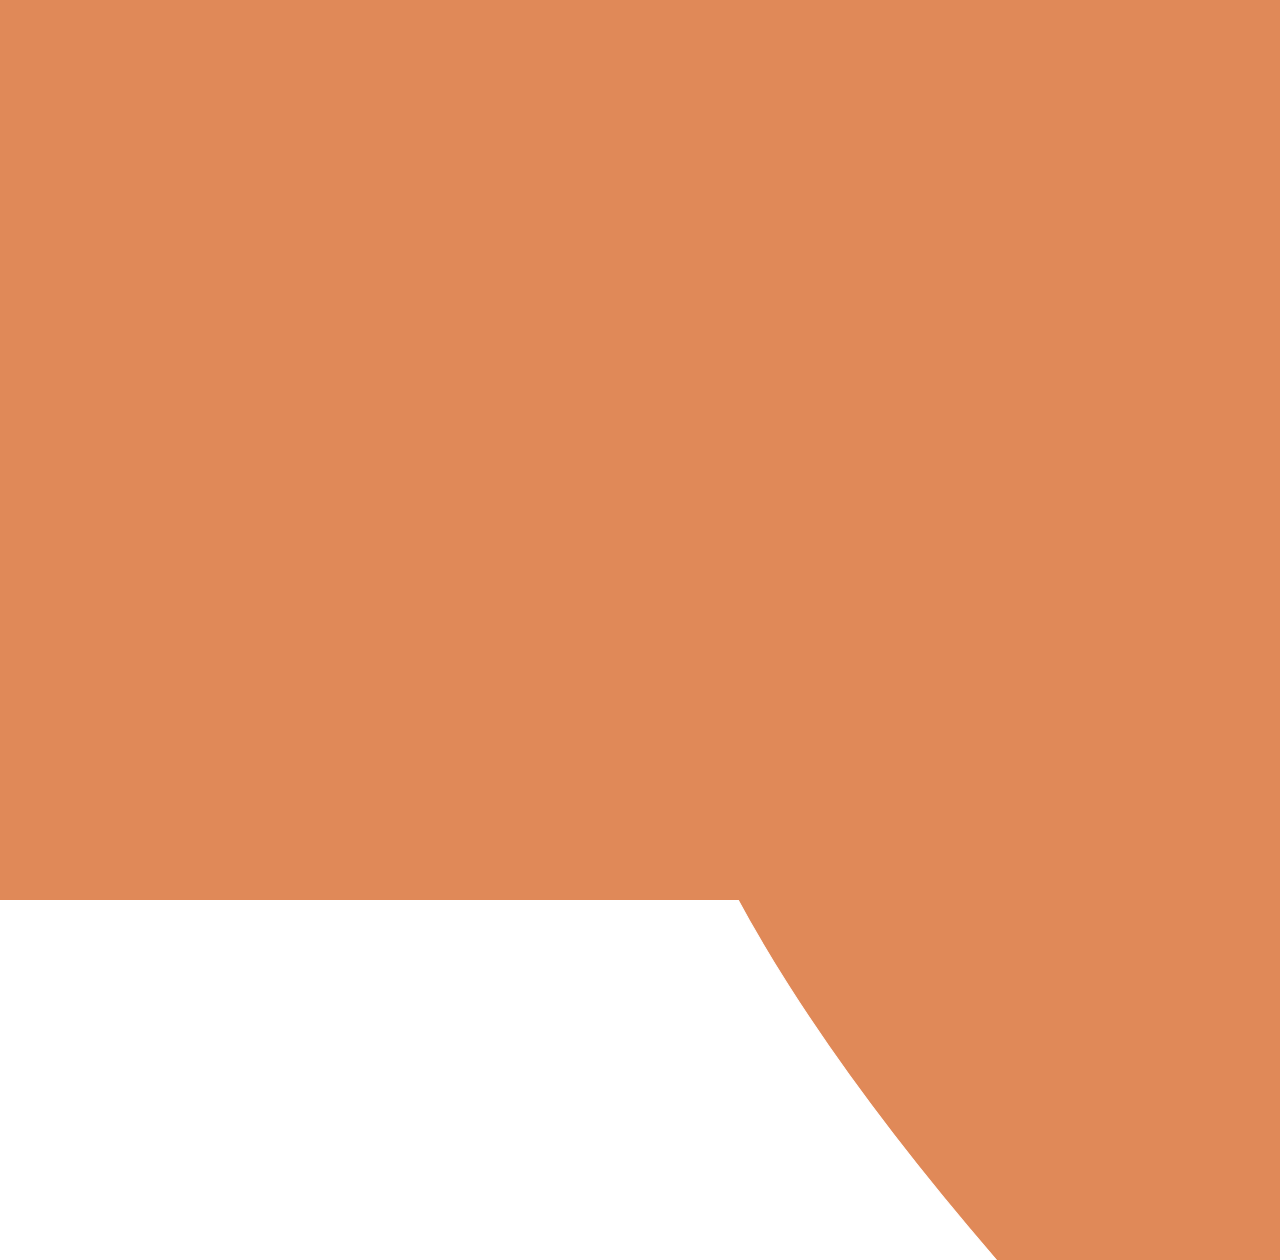
<file: index.html>
<!DOCTYPE html>
<html lang="zh">
<head>
    <meta charset="UTF-8">
    <meta http-equiv="X-UA-Compatible" content="IE=edge">
    <meta name="viewport" content="width=device-width, initial-scale=1.0">
    <meta name="author" content="Eric Chen"/>
    <meta name="description" content="這是Eric Chen個人網站，來自於台灣的網頁前端開發產業"/>
    <meta name="robots" content="index,follow"/>
    <meta name="rating" content="General"/>
    <meta target="_self"/>
    <title>首頁 | Eric網頁前端工程師</title>
    <link rel="stylesheet" href="./style/animation.css"/>
    <link rel="stylesheet" href="./style/style.css"/>
    <link rel="shortcut icon" href=""/>
    <link rel="bookmark" href=""/>
    <link rel="preconnect" href="https://fonts.googleapis.com">
    <link href="https://fonts.googleapis.com/css2?family=Noto+Sans+TC&display=swap" rel="stylesheet">
</head>
<body>
    <!--animation-->
    <div class="animation">
        <div class="logo">
            <svg width="67" height="99" viewBox="0 0 67 99" fill="none" xmlns="http://www.w3.org/2000/svg">
                <path d="M63.9575 84.2847V81.7847H61.4575H19.2798V55.2905H55.2319H57.7319V52.7905V43.208V40.708H55.2319H19.2798V17.1436H60.8472H63.3472V14.6436V5V2.5H60.8472H19.2798H16.7798H14.3994H11.8994H5H2.5V5V93.8672V96.3672H5H11.8994H14.3994H16.7798H19.2798H61.4575H63.9575V93.8672V84.2847Z" stroke="#FDF8F8" stroke-width="2" id="first" class="thePaths"/>
            </svg> 
            <svg width="43" height="78" viewBox="0 0 43 78" fill="none" xmlns="http://www.w3.org/2000/svg">
                <path d="M19.7183 73V26.5827C20.3726 25.1798 21.1856 23.9784 22.1486 22.9587C23.2705 21.7708 24.6551 20.8273 26.3417 20.1388C27.9799 19.4702 29.9476 19.1035 32.2939 19.1035C33.2915 19.1035 34.1415 19.142 34.8528 19.2132L34.9176 19.2197L34.9826 19.2228C35.6832 19.2561 36.44 19.3573 37.256 19.5347L40.2691 20.1898L40.2871 17.1063L40.3481 6.60828L40.3571 5.05317L38.9662 4.35768C38.1863 3.96774 37.1238 3.74337 36.077 3.58061C34.9272 3.36174 33.8435 3.23926 32.8433 3.23926C28.8981 3.23926 25.3493 4.09366 22.2948 5.90586C21.28 6.50226 20.3294 7.18074 19.443 7.93881L19.412 6.88646L19.3406 4.45996H16.9131H5.92676H3.42676V6.95996V73V75.5H5.92676H17.2183H19.7183V73Z" stroke="#FDF8F8" stroke-width="2" id="second" class="thePaths"/>
            </svg>
            <svg width="25" height="101" viewBox="0 0 25 101" fill="none" xmlns="http://www.w3.org/2000/svg">
                <path d="M20.6763 29.96V27.46H18.1763H6.82373H4.32373V29.96V96V98.5H6.82373H18.1763H20.6763V96V29.96ZM5.76193 6.12848L5.7468 6.14523L5.73198 6.16225C4.19828 7.92317 3.46924 10.0698 3.46924 12.4429C3.46924 14.7658 4.21747 16.8625 5.73198 18.6014L5.76022 18.6338L5.78955 18.6653C7.53842 20.5391 9.96156 21.2905 12.6221 21.2905C15.2577 21.2905 17.6523 20.5302 19.3926 18.6663C21.0114 16.9353 21.8359 14.8172 21.8359 12.4429C21.8359 10.0267 21.0374 7.86345 19.4062 6.11197C17.6731 4.20389 15.2751 3.41211 12.6221 3.41211C9.93737 3.41211 7.50488 4.19879 5.76193 6.12848Z" stroke="#FDF8F8" stroke-width="2" id="third" class="thePaths"/>
            </svg>
            <svg width="66" height="79" viewBox="0 0 66 79" fill="none" xmlns="http://www.w3.org/2000/svg" style="margin-right:2rem;">
                <path d="M49.9219 48.8867H47.6184L47.4302 51.1825C47.2648 53.2006 46.5985 54.9638 45.427 56.5295C44.2134 58.1106 42.6583 59.3689 40.7185 60.3042C38.7992 61.2296 36.6912 61.7041 34.3579 61.7041C31.1821 61.7041 28.714 61.0969 26.8272 60.0295C24.8689 58.8568 23.3235 57.3245 22.16 55.4132C20.9738 53.3964 20.1139 51.1224 19.5961 48.5703C19.0599 45.9277 18.7915 43.2459 18.7915 40.5225V37.959C18.7915 35.2402 19.059 32.5858 19.5918 29.9928C20.1502 27.4305 21.0333 25.1464 22.2261 23.1207C23.3928 21.1668 24.9365 19.6427 26.8825 18.5161L26.8825 18.5161L26.8942 18.5093C28.7819 17.4027 31.2279 16.7773 34.3579 16.7773C36.9867 16.7773 39.1523 17.3595 40.9452 18.4352L40.968 18.4489L40.9911 18.4621C42.9046 19.5556 44.3767 21.0008 45.4518 22.815L45.4605 22.8297L45.4693 22.8442C46.5924 24.6819 47.253 26.7563 47.4288 29.1118L47.6015 31.4258H49.9219H60.6641H63.2782L63.1616 28.8143C62.9408 23.8682 61.6095 19.3794 59.1307 15.4078C56.6956 11.4 53.3342 8.25141 49.0991 5.97593C44.8087 3.62971 39.8685 2.5 34.3579 2.5C29.1014 2.5 24.3894 3.42679 20.2893 5.36416L20.2893 5.36414L20.2797 5.36875C16.291 7.27446 12.936 9.90743 10.25 13.2649L10.2436 13.2729L10.2373 13.2809C7.63189 16.5929 5.68387 20.3931 4.37952 24.654L4.37712 24.6618L4.37478 24.6696C3.12018 28.866 2.5 33.2998 2.5 37.959V40.5225C2.5 45.1819 3.12023 49.6334 4.37278 53.8661L4.37712 53.8808L4.38164 53.8954C5.68702 58.1161 7.63526 61.8929 10.2373 65.2005L10.2436 65.2085L10.25 65.2165C12.936 68.574 16.291 71.207 20.2797 73.1127L20.2893 73.1173C24.3894 75.0547 29.1014 75.9814 34.3579 75.9814C39.4135 75.9814 44.1061 74.8788 48.3912 72.647L48.4002 72.6423L48.4092 72.6375C52.6274 70.3966 56.0829 67.445 58.7245 63.7744C61.4276 60.0342 62.9306 55.9349 63.1607 51.5168L63.2977 48.8867H60.6641H49.9219Z" stroke="#FDF8F8" stroke-width="2" id="fourth" class="thePaths"/>
                </svg>
            <svg width="80" height="103" viewBox="0 0 80 103" fill="none" xmlns="http://www.w3.org/2000/svg">
                <path d="M61.7544 65.2407H59.616L59.2846 67.3533C58.6653 71.3012 57.6349 74.5897 56.241 77.2675L56.2347 77.2796L56.2286 77.2916C54.9578 79.7988 53.0898 81.7048 50.5666 83.0528C48.0924 84.3746 44.5601 85.1382 39.7817 85.1382C36.1883 85.1382 33.213 84.4006 30.7662 83.025C28.236 81.5614 26.1461 79.5656 24.4849 77.0015C22.7873 74.3813 21.4854 71.2945 20.6066 67.7081C19.7615 64.0923 19.3325 60.1997 19.3325 56.022V47.0498C19.3325 42.5069 19.8223 38.4321 20.7761 34.8076C21.7272 31.1933 23.1132 28.1713 24.8963 25.6939C26.7036 23.2389 28.9025 21.368 31.5064 20.047C34.114 18.7446 37.1966 18.0557 40.8193 18.0557C45.148 18.0557 48.3996 18.8255 50.7484 20.1677C53.1622 21.547 55.0243 23.5024 56.3566 26.0971L56.3566 26.0971L56.363 26.1094C57.7482 28.7704 58.7376 32.0417 59.2776 35.9762L59.5741 38.1362H61.7544H73.4731H76.2471L75.9597 35.3772C75.3182 29.219 73.6196 23.7226 70.8141 18.9402C68.015 14.0578 64.0742 10.2366 59.0426 7.50008C53.951 4.73099 47.8397 3.41211 40.8193 3.41211C35.026 3.41211 29.729 4.44322 24.9724 6.55727C20.2435 8.65903 16.1804 11.6673 12.8057 15.5679L12.8004 15.574L12.7951 15.5802C9.46636 19.4783 6.93699 24.1284 5.17969 29.486L5.17967 29.486L5.1759 29.4976C3.45577 34.83 2.61377 40.73 2.61377 47.1719V56.022C2.61377 62.4643 3.45588 68.3822 5.17412 73.7517L5.17778 73.7631L5.18156 73.7746C6.93764 79.0856 9.44303 83.7084 12.7235 87.6013L12.7325 87.6119C16.0167 91.4653 19.9494 94.4547 24.5129 96.5609L24.5211 96.5647C29.1537 98.6825 34.254 99.7207 39.7817 99.7207C47.1896 99.7207 53.567 98.3886 58.7893 95.5767L58.7965 95.5728L58.8038 95.5688C63.9384 92.7601 67.9613 88.9292 70.8072 84.0822C73.6073 79.3133 75.3137 73.9427 75.9585 68.0109L76.2596 65.2407H73.4731H61.7544Z" stroke="#FDF8F8" stroke-width="2" id="fifth" class="thePaths"/>
            </svg>
            <svg width="63" height="104" viewBox="0 0 63 104" fill="none" xmlns="http://www.w3.org/2000/svg">
                <path d="M19.4736 5.25V2.75H16.9736H5.68213H3.18213V5.25V99V101.5H5.68213H16.9736H19.4736V99V52.4807C20.0523 51.4008 20.7062 50.3975 21.4339 49.4682C22.8886 47.6618 24.5875 46.2664 26.5381 45.2549C28.477 44.2701 30.6449 43.7607 33.0869 43.7607C35.6609 43.7607 37.6542 44.2032 39.171 44.9617L39.1898 44.9711L39.2088 44.9801C40.6049 45.6491 41.6985 46.737 42.4915 48.3865L42.4956 48.3951L42.4998 48.4036C43.2867 50.0088 43.7705 52.3535 43.7705 55.604V99V101.5H46.2705H57.623H60.123V99V55.7261C60.123 51.2037 59.6181 47.2457 58.538 43.9127C57.4676 40.5694 55.8689 37.7315 53.682 35.4936C51.5627 33.2833 48.9975 31.689 46.0291 30.7121C43.125 29.7162 39.9199 29.2393 36.4438 29.2393C32.1174 29.2393 28.1022 30.1021 24.4399 31.8643C22.6622 32.7092 21.0063 33.7305 19.4736 34.9249V5.25Z" stroke="#FDF8F8" stroke-width="2" id="sixth" class="thePaths"/>
                </svg>
            <svg width="67" height="80" viewBox="0 0 67 80" fill="none" xmlns="http://www.w3.org/2000/svg">
                <path d="M21.8716 74.1992L21.8868 74.2057L21.902 74.212C25.9864 75.899 30.4873 76.7207 35.3687 76.7207C39.9451 76.7207 44.0258 76.0805 47.5526 74.7249C51.0019 73.4145 53.9805 71.6825 56.4387 69.4974C58.7766 67.4193 60.7371 65.2029 62.2961 62.842L63.5578 60.9315L61.7653 59.5071L54.9294 54.075L52.9309 52.4869L51.3848 54.518C49.4929 57.0035 47.3119 58.956 44.8433 60.4082C42.5434 61.761 39.628 62.5044 35.979 62.5044C33.2135 62.5044 30.8292 61.9792 28.7734 60.987C26.701 59.9671 24.9333 58.5681 23.4528 56.7736C21.9957 54.9581 20.8572 52.8392 20.0506 50.3905C19.586 48.8814 19.2586 47.3035 19.0718 45.6538H61.0645H63.5645V43.1538V38.0879C63.5645 33.2613 63.0143 28.7672 61.8915 24.6205C60.7609 20.4034 59.0036 16.6857 56.5897 13.51C54.1385 10.2439 50.9869 7.71323 47.1805 5.92104C43.3556 4.10079 38.904 3.23926 33.9038 3.23926C29.8511 3.23926 25.9312 4.06538 22.1638 5.70531C18.3712 7.3562 14.9999 9.78171 12.0541 12.9473C9.07925 16.1442 6.76187 20.0144 5.07517 24.5109C3.36315 29.034 2.53418 34.1223 2.53418 39.7358V42.2993C2.53418 47.1965 3.28655 51.7625 4.82164 55.973C6.35194 60.1704 8.55474 63.8404 11.4419 66.9497L11.4484 66.9566L11.455 66.9636C14.3826 70.0686 17.8632 72.4813 21.8716 74.1992ZM47.1156 31.4375H19.6836C19.8017 30.8916 19.9325 30.3627 20.0759 29.8508C20.8661 27.0286 21.951 24.73 23.288 22.9003C24.6175 21.0811 26.1642 19.7727 27.9248 18.909L27.9417 18.9007L27.9585 18.8921C29.7429 17.9832 31.7108 17.5166 33.9038 17.5166C37.3991 17.5166 39.8355 18.3249 41.4973 19.6543C43.3687 21.1514 44.7308 23.0489 45.5954 25.4008L45.601 25.4159L45.6068 25.4309C46.3565 27.3919 46.8588 29.3927 47.1156 31.4375Z" stroke="#FDF8F8" stroke-width="2" id="seventh" class="thePaths"/>
            </svg>
            <svg width="62" height="78" viewBox="0 0 62 78" fill="none" xmlns="http://www.w3.org/2000/svg">
                <path d="M18.7915 72.2607V25.7415C19.3701 24.6615 20.0241 23.6583 20.7518 22.7291C22.2065 20.9226 23.9054 19.5272 25.856 18.5156C27.7948 17.5308 29.9627 17.0215 32.4048 17.0215C34.9788 17.0215 36.9721 17.464 38.4889 18.2224L38.5077 18.2318L38.5266 18.2409C39.9228 18.9099 41.0164 19.9978 41.8094 21.6472L41.8135 21.6558L41.8177 21.6644C42.6045 23.2695 43.0884 25.6142 43.0884 28.8647V72.2607V74.7607H45.5884H56.9409H59.4409V72.2607V28.9868C59.4409 24.4644 58.936 20.5064 57.8558 17.1735C56.7854 13.8302 55.1868 10.9923 53 8.75442C50.8807 6.54413 48.3154 4.94971 45.3469 3.97287C42.4429 2.97698 39.2378 2.5 35.7617 2.5C31.4352 2.5 27.4201 3.36285 23.7578 5.12504C21.7829 6.06367 19.9583 7.21994 18.286 8.58953L18.1788 6.11258L18.0753 3.7207H15.6812H5H2.5V6.2207V72.2607V74.7607H5H16.2915H18.7915V72.2607Z" stroke="#FDF8F8" stroke-width="2" id="eighth" class="thePaths"/>
            </svg>
            <br>
            <svg width="126" height="128" viewBox="0 0 126 128" fill="none" xmlns="http://www.w3.org/2000/svg">
                <path id="nineth" class="thePaths" d="M68.1082 29.1793C70.0209 33.2916 71.8398 38.5841 72.8109 42.75H68.875H66.625V23.875H74.8866L69.5404 25.7684L66.9487 26.6863L68.1082 29.1793ZM66.625 63.25V55.125H68.875H80.875V63.25H67.875H66.625ZM67.875 75.625H70.625V90.75C70.625 95.224 71.0675 99.1087 73.3374 101.753C75.7122 104.52 79.4467 105.25 84 105.25H84.0096H84.0195H84.0295H84.0398H84.0502H84.0609H84.0717H84.0828H84.0941H84.1055H84.1172H84.1291H84.1411H84.1534H84.1659H84.1786H84.1914H84.2045H84.2177H84.2312H84.2448H84.2586H84.2726H84.2869H84.3013H84.3158H84.3306H84.3456H84.3607H84.3761H84.3916H84.4073H84.4232H84.4393H84.4556H84.472H84.4886H84.5054H84.5224H84.5395H84.5569H84.5744H84.5921H84.6099H84.628H84.6462H84.6646H84.6831H84.7018H84.7207H84.7398H84.759H84.7784H84.798H84.8177H84.8376H84.8577H84.8779H84.8983H84.9189H84.9396H84.9605H84.9815H85.0027H85.024H85.0456H85.0672H85.0891H85.111H85.1332H85.1554H85.1779H85.2005H85.2232H85.2461H85.2692H85.2924H85.3157H85.3392H85.3628H85.3866H85.4105H85.4346H85.4588H85.4832H85.5077H85.5323H85.5571H85.582H85.6071H85.6323H85.6576H85.6831H85.7087H85.7344H85.7603H85.7863H85.8124H85.8387H85.8651H85.8916H85.9183H85.9451H85.972H85.9991H86.0262H86.0535H86.0809H86.1085H86.1362H86.1639H86.1919H86.2199H86.248H86.2763H86.3047H86.3332H86.3618H86.3906H86.4194H86.4484H86.4775H86.5067H86.536H86.5654H86.5949H86.6246H86.6543H86.6842H86.7141H86.7442H86.7744H86.8046H86.835H86.8655H86.8961H86.9268H86.9576H86.9885H87.0195H87.0505H87.0817H87.113H87.1444H87.1759H87.2074H87.2391H87.2709H87.3027H87.3346H87.3667H87.3988H87.431H87.4633H87.4957H87.5282H87.5607H87.5934H87.6261H87.6589H87.6918H87.7248H87.7578H87.791H87.8242H87.8575H87.8909H87.9243H87.9578H87.9914H88.0251H88.0589H88.0927H88.1266H88.1606H88.1946H88.2287H88.2629H88.2972H88.3315H88.3659H88.4003H88.4348H88.4694H88.5041H88.5388H88.5735H88.6084H88.6433H88.6782H88.7132H88.7483H88.7834H88.8186H88.8539H88.8891H88.9245H88.9599H88.9954H89.0309H89.0664H89.102H89.1377H89.1734H89.2092H89.245H89.2808H89.3167H89.3527H89.3886H89.4247H89.4607H89.4969H89.533H89.5692H89.6054H89.6417H89.678H89.7144H89.7508H89.7872H89.8236H89.8601H89.8966H89.9332H89.9698H90.0064H90.043H90.0797H90.1164H90.1532H90.1899H90.2267H90.2635H90.3003H90.3372H90.3741H90.411H90.4479H90.4849H90.5218H90.5588H90.5958H90.6328H90.6699H90.7069H90.744H90.7811H90.8182H90.8553H90.8924H90.9295H90.9667H91.0038H91.041H91.0781H91.1153H91.1525H91.1897H91.2269H91.2641H91.3013H91.3385H91.3757H91.4129H91.4501H91.4873H91.5245H91.5617H91.5989H91.636H91.6732H91.7104H91.7476H91.7848H91.8219H91.8591H91.8962H91.9333H91.9705H92.0076H92.0447H92.0817H92.1188H92.1559H92.1929H92.2299H92.2669H92.3039H92.3409H92.3778H92.4148H92.4517H92.4886H92.5254H92.5623H92.5991H92.6359H92.6726H92.7094H92.7461H92.7828H92.8194H92.856H92.8926H92.9292H92.9657H93.0022H93.0387H93.0751H93.1115H93.1478H93.1841H93.2204H93.2567H93.2929H93.329H93.3651H93.4012H93.4373H93.4733H93.5092H93.5451H93.581H93.6168H93.6525H93.6883H93.7239H93.7595H93.7951H93.8306H93.8661H93.9015H93.9369H93.9722H94.0074H94.0426H94.0777H94.1128H94.1478H94.1828H94.2177H94.2525H94.2873H94.322H94.3567H94.3913H94.4258H94.4603H94.4947H94.529H94.5633H94.5975H94.6316H94.6656H94.6996H94.7335H94.7674H94.8011H94.8348H94.8684H94.902H94.9354H94.9688H95.0021H95.0354H95.0685H95.1016H95.1346H95.1675H95.2003H95.233H95.2657H95.2983H95.3308H95.3632H95.3955H95.4277H95.4598H95.4919H95.5238H95.5557H95.5875H95.6191H95.6507H95.6822H95.7136H95.7449H95.7761H95.8072H95.8382H95.8691H95.8999H95.9306H95.9612H95.9917H96.0221H96.0524H96.0826H96.1127H96.1427H96.1726H96.2023H96.232H96.2615H96.291H96.3203H96.3495H96.3786H96.4076H96.4365H96.4652H96.4939H96.5224H96.5508H96.5791H96.6072H96.6353H96.6632H96.691H96.7187H96.7463H96.7737H96.801H96.8282H96.8553H96.8822H96.909H96.9357H96.9623H96.9887H97.015H97.0411H97.0672H97.0931H97.1188H97.1445H97.17H97.1953H97.2205H97.2456H97.2705H97.2953H97.32H97.3445H97.3689H97.3931H97.4172H97.4412H97.465H97.4886H97.5122H97.5355H97.5587H97.5818H97.6047H97.6275H97.6501H97.6726H97.6949H97.717H97.739H97.7609H97.7826H97.8041H97.8255H97.8467H97.8678H97.8887H97.9094H97.93H97.9504H97.9707H97.9908H98.0107H98.0304H98.05H98.0695H98.0887H98.1078H98.1267H98.1455H98.1641H98.1825H98.2007H98.2188H98.2367H98.2544H98.2719H98.2893H98.3065H98.3235H98.3403H98.3569H98.3734H98.3897H98.4058H98.4217H98.4375H98.453H98.4684H98.4836H98.4986H98.5134H98.528H98.5424H98.5567H98.5707H98.5846H98.5982H98.6117H98.625H98.6715C100.138 105.25 101.669 105.25 103.041 105.167C104.381 105.087 105.831 104.917 107.022 104.458L108.864 103.75L108.603 101.795C108.486 100.92 108.366 99.6336 108.24 98.2424C108.229 98.1258 108.218 98.0084 108.208 97.8907C108.094 96.6387 107.977 95.342 107.858 94.3329L107.532 91.5616L104.813 92.189C103.504 92.491 100.402 92.625 98.5 92.625H98.4875H98.4747H98.4618H98.4487H98.4355H98.422H98.4084H98.3946H98.3806H98.3665H98.3521H98.3376H98.3229H98.3081H98.293H98.2778H98.2625H98.2469H98.2312H98.2153H98.1993H98.183H98.1666H98.1501H98.1334H98.1165H98.0994H98.0822H98.0648H98.0473H98.0296H98.0117H97.9937H97.9755H97.9571H97.9386H97.92H97.9012H97.8822H97.863H97.8438H97.8243H97.8047H97.785H97.7651H97.745H97.7248H97.7045H97.684H97.6634H97.6426H97.6216H97.6005H97.5793H97.5579H97.5364H97.5147H97.4929H97.471H97.4489H97.4267H97.4043H97.3818H97.3591H97.3363H97.3134H97.2904H97.2672H97.2439H97.2204H97.1968H97.1731H97.1492H97.1252H97.1011H97.0768H97.0525H97.0279H97.0033H96.9785H96.9536H96.9286H96.9035H96.8782H96.8528H96.8273H96.8017H96.7759H96.75H96.7241H96.6979H96.6717H96.6453H96.6189H96.5923H96.5656H96.5388H96.5118H96.4848H96.4576H96.4304H96.403H96.3755H96.3479H96.3202H96.2924H96.2644H96.2364H96.2083H96.18H96.1517H96.1232H96.0947H96.066H96.0372H96.0084H95.9794H95.9503H95.9212H95.8919H95.8625H95.8331H95.8035H95.7739H95.7441H95.7143H95.6843H95.6543H95.6242H95.594H95.5637H95.5333H95.5028H95.4722H95.4416H95.4108H95.38H95.3491H95.3181H95.287H95.2558H95.2245H95.1932H95.1618H95.1303H95.0987H95.067H95.0353H95.0035H94.9716H94.9396H94.9076H94.8754H94.8432H94.811H94.7786H94.7462H94.7137H94.6812H94.6485H94.6158H94.5831H94.5502H94.5173H94.4844H94.4513H94.4182H94.3851H94.3518H94.3185H94.2852H94.2518H94.2183H94.1847H94.1511H94.1175H94.0838H94.05H94.0162H93.9823H93.9483H93.9143H93.8803H93.8462H93.812H93.7778H93.7436H93.7093H93.6749H93.6405H93.606H93.5715H93.537H93.5024H93.4678H93.4331H93.3983H93.3636H93.3287H93.2939H93.259H93.224H93.1891H93.1541H93.119H93.0839H93.0488H93.0136H92.9784H92.9432H92.9079H92.8726H92.8372H92.8019H92.7665H92.731H92.6956H92.6601H92.6246H92.589H92.5534H92.5178H92.4822H92.4466H92.4109H92.3752H92.3395H92.3037H92.268H92.2322H92.1964H92.1606H92.1247H92.0889H92.053H92.0171H91.9812H91.9453H91.9093H91.8734H91.8374H91.8014H91.7654H91.7294H91.6934H91.6574H91.6214H91.5854H91.5493H91.5133H91.4772H91.4411H91.4051H91.369H91.333H91.2969H91.2608H91.2247H91.1887H91.1526H91.1165H91.0805H91.0444H91.0083H90.9723H90.9362H90.9002H90.8641H90.8281H90.7921H90.756H90.72H90.684H90.648H90.6121H90.5761H90.5402H90.5042H90.4683H90.4324H90.3965H90.3606H90.3248H90.2889H90.2531H90.2173H90.1815H90.1457H90.11H90.0743H90.0386H90.0029H89.9672H89.9316H89.896H89.8604H89.8249H89.7894H89.7539H89.7184H89.683H89.6476H89.6122H89.5769H89.5416H89.5063H89.4711H89.4358H89.4007H89.3655H89.3305H89.2954H89.2604H89.2254H89.1905H89.1555H89.1207H89.0859H89.0511H89.0164H88.9817H88.947H88.9124H88.8779H88.8434H88.8089H88.7745H88.7402H88.7058H88.6716H88.6374H88.6032H88.5691H88.5351H88.5011H88.4671H88.4332H88.3994H88.3656H88.3319H88.2982H88.2646H88.2311H88.1976H88.1642H88.1309H88.0976H88.0643H88.0312H87.9981H87.965H87.932H87.8991H87.8663H87.8335H87.8008H87.7682H87.7356H87.7031H87.6707H87.6384H87.6061H87.5739H87.5418H87.5097H87.4778H87.4459H87.414H87.3823H87.3506H87.3191H87.2876H87.2561H87.2248H87.1935H87.1624H87.1313H87.1003H87.0693H87.0385H87.0077H86.9771H86.9465H86.916H86.8856H86.8553H86.8251H86.795H86.7649H86.735H86.7052H86.6754H86.6458H86.6162H86.5867H86.5574H86.5281H86.4989H86.4699H86.4409H86.412H86.3833H86.3546H86.326H86.2976H86.2692H86.241H86.2128H86.1848H86.1568H86.129H86.1013H86.0737H86.0462H86.0188H85.9916H85.9644H85.9373H85.9104H85.8836H85.8569H85.8303H85.8038H85.7775H85.7512H85.7251H85.6991H85.6732H85.6475H85.6218H85.5963H85.5709H85.5456H85.5205H85.4955H85.4706H85.4458H85.4212H85.3967H85.3723H85.348H85.3239H85.2999H85.276H85.2523H85.2287H85.2052H85.1819H85.1587H85.1356H85.1127H85.0899H85.0673H85.0447H85.0224H85.0001H84.9781H84.9561H84.9343H84.9126H84.8911H84.8697H84.8485H84.8274H84.8064H84.7856H84.765H84.7445H84.7241H84.7039H84.6839H84.664H84.6442H84.6246H84.6052H84.5859H84.5668H84.5478H84.529H84.5103H84.4918H84.4734H84.4552H84.4372H84.4193H84.4016H84.3841H84.3667H84.3495H84.3324H84.3155H84.2988H84.2822H84.2658H84.2496H84.2335H84.2176H84.2019H84.1864H84.171H84.1558H84.1407H84.1259H84.1112H84.0967H84.0823H84.0682H84.0542H84.0404H84.0267H84.0133H84C83.9367 92.625 83.8801 92.624 83.8295 92.6222C83.8278 92.6102 83.8261 92.5977 83.8245 92.5849C83.7741 92.2009 83.75 91.6613 83.75 90.875V75.625H107.875H109.5V111.376C109.205 111.377 108.832 111.381 108.395 111.385C105.955 111.409 101.483 111.452 96.986 111.252L92.8383 111.068L94.6157 114.82C95.6742 117.055 96.8069 120.526 97.0153 122.401L97.2624 124.625H99.5C103.573 124.625 107.03 124.563 109.9 124.336C112.745 124.111 115.185 123.713 117.147 122.958L117.207 122.935L117.265 122.91C119.399 121.961 121.001 120.573 121.972 118.471C122.878 116.511 123.125 114.157 123.125 111.5V13V10.5H120.625H118H115.5H112H109.5H55.625H53.125V13V23.5137L51.4204 22.729L43.5454 19.1041L41.3876 18.1108L40.2854 20.215C37.2366 26.0355 33.2219 32.9427 28.8902 39.7796C27.8445 38.4592 26.7079 37.1071 25.5146 35.7535C29.9886 28.7586 34.9324 19.2623 38.9739 11.392L40.252 8.90317L37.6356 7.91211L29.3856 4.7871L27.0783 3.91313L26.174 6.20869C23.8586 12.0863 20.19 20.0231 16.6734 26.6516C16.1714 26.1809 15.6729 25.7209 15.18 25.2736L13.2488 23.5213L11.5794 25.5245L6.57945 31.5245L5.08941 33.3126L6.76655 34.9264C11.9054 39.8714 17.4846 46.2572 21.0716 51.5044C19.0579 54.3613 17.057 57.067 15.128 59.5162C12.3533 59.6477 9.75635 59.7686 7.38518 59.8776L4.6988 60.0012L5.01763 62.6714L6.01763 71.0464L6.29873 73.4006L8.66448 73.2446C13.5269 72.924 19.0886 72.5783 25.0287 72.2092C25.2686 72.1943 25.509 72.1793 25.75 72.1643V122V124.5H28.25H36.5H39V122V82.2801C41.7474 89.2087 44.0871 97.864 44.7685 103.429L45.1323 106.4L47.991 105.513L53.125 103.919V122.25V124.75H55.625H64.125H66.625V122.25V75.625H67.875ZM107.875 63.25H94V55.125H107.125H109.5V63.25H107.875ZM109.5 23.875V42.75H107.125H101.633C102.855 40.2197 104.152 37.3756 105.436 34.5589C106.354 32.5462 107.265 30.5475 108.138 28.6873L109.339 26.1297L106.654 25.2494L102.462 23.875H109.5ZM89.3452 42.4741L89.221 42.75H84.847L84.841 42.714C84.0447 37.9362 81.5784 30.4276 78.5795 24.8209L78.0735 23.875H95.9893L95.828 24.5054C94.4988 29.7015 91.5558 37.5616 89.3452 42.4741ZM53.125 25.3115V57.6699C51.1072 53.5615 48.8011 49.4237 46.4842 45.7828L45.3459 43.9941L43.3953 44.8249L39.161 46.6285C43.9481 39.7152 48.5869 32.612 52.4982 26.3198L53.125 25.3115ZM39 78.2129V71.3329C40.9461 71.2087 42.9051 71.0825 44.8676 70.9541C45.5083 72.7373 46.0406 74.4132 46.4353 75.9147L40.1367 77.8615L39 78.2129ZM53.125 85.1037C52.3587 82.8195 51.5143 80.5615 50.6154 78.4423L53.125 77.2938V85.1037ZM35.6692 51.5978C36.9295 53.6966 38.1764 55.9728 39.3585 58.3079C36.3239 58.4676 33.333 58.6215 30.4205 58.7685C32.1525 56.4679 33.9114 54.0615 35.6692 51.5978ZM15.43 76.0373L12.8485 75.5865L12.5197 78.1864C11.1512 89.0107 8.81631 99.8827 5.03613 107.089L3.81946 109.408L6.19279 110.515C6.64356 110.726 7.12067 110.943 7.62883 111.174C8.32024 111.488 9.06913 111.829 9.88738 112.215C11.2714 112.867 12.4166 113.449 12.9883 113.83L15.3446 115.401L16.6111 112.868C20.7934 104.503 23.7139 92.1841 25.3519 80.214L25.6786 77.8267L23.305 77.4123L15.43 76.0373Z" stroke="#FDF8F8" stroke-width="2"/>
            </svg>
            <svg width="133" height="120" viewBox="0 0 133 120" fill="none" xmlns="http://www.w3.org/2000/svg">
                <path d="M109.25 22.625H71.8272C72.5117 20.5335 73.2034 18.3372 73.8839 16.125H118.875H121.375V13.625V5V2.5H118.875H14.5H12V5V13.625V16.125H14.5H58.2754C57.8169 18.3131 57.2968 20.54 56.756 22.625H26.375H23.875V25.125V88.875V91.375H26.375H42.5678C33.5747 96.0589 20.3257 100.889 9.35167 103.836L5.02215 104.998L8.28659 108.071C10.3052 109.97 13.0847 113.113 14.5 115L15.5269 116.369L17.1749 115.907C30.6818 112.12 47.9153 105.419 59.0506 98.635L62.2686 96.6746L59.2115 94.4717L54.914 91.375H78.6617L74.4279 95.2893L71.3502 98.1347L75.3163 99.4906C89.8251 104.451 104.565 111.02 113.296 115.816L114.688 116.581L115.972 115.646L124.722 109.271L128.043 106.851L124.368 105.014C116.241 100.95 103.896 95.8026 91.5158 91.375H109.25H111.75V88.875V25.125V22.625H109.25ZM38.625 35.125H96.75V41.375H38.625V35.125ZM38.625 53.625H96.75V60.125H38.625V53.625ZM38.625 72.375H96.75V78.875H38.625V72.375Z" stroke="#FDF8F8" stroke-width="2" id="tenth" class="thePaths"/>
            </svg>
            <svg width="123" height="127" viewBox="0 0 123 127" fill="none" xmlns="http://www.w3.org/2000/svg">
                <path d="M5.625 24.25H3.125V26.75V35.5V38H5.625H117.375H119.875V35.5V26.75V24.25H117.375H92.9194C95.8094 19.9778 98.7381 15.3694 101.382 11.0564L103.039 8.3526L100.023 7.37242L90.0227 4.12242L87.9132 3.43683L86.9813 5.44969C84.4213 10.9793 80.1263 18.5131 76.2239 24.25H48.7841L48.3725 23.4051C45.8635 18.255 40.456 10.6854 35.4768 5.19546L34.3345 3.93605L32.7435 4.53558L24.1185 7.78557L20.726 9.0639L23.1267 11.7805C26.3879 15.4708 29.7983 20.2198 32.1833 24.25H5.625ZM24.875 121.375V96.875H47.625V110.886C45.9354 110.996 40.3801 110.998 34.2249 110.752L29.894 110.579L31.9127 114.414C33.0882 116.648 34.364 119.927 34.8036 122.015L35.2215 124H37.25H37.3272C41.5143 124 45.0817 124 48.023 123.807C50.9498 123.615 53.5249 123.221 55.6253 122.291C57.7811 121.364 59.439 120.011 60.4761 117.982C61.4625 116.052 61.75 113.768 61.75 111.25V46.625V44.125H59.25H55.625H53.125H50.125H47.625H13.5H11V46.625V121.375V123.875H13.5H22.375H24.875V121.375ZM24.875 84.5V76.875H47.625V84.5H24.875ZM24.875 57.25H47.625V64.5H24.875V57.25ZM74.375 45.25H71.875V47.75V99.125V101.625H74.375H83.25H85.75V99.125V47.75V45.25H83.25H74.375ZM99.75 41.5H97.25V44V110.233C97.1677 110.241 97.076 110.248 96.9741 110.255C94.9692 110.372 88.324 110.376 80.7069 110.126L76.3184 109.982L78.4345 113.83C79.701 116.133 81.1041 119.893 81.5485 122.115L81.9505 124.125H84C88.8809 124.125 92.9578 124.063 96.3196 123.822C99.66 123.582 102.456 123.156 104.711 122.356L104.744 122.344L104.777 122.331C107.13 121.421 108.964 120.041 110.108 117.842C111.187 115.769 111.5 113.247 111.5 110.375V44V41.5H109H99.75Z" stroke="#FDF8F8" stroke-width="2" id="twelfth" class="thePaths" />
            </svg>
            <svg width="128" height="126" viewBox="0 0 128 126" fill="none" xmlns="http://www.w3.org/2000/svg">
                <path d="M50.125 47.875H47.9609C48.1344 46.8213 48.3035 45.7869 48.4677 44.7757L48.8499 42.4219L46.5168 41.929L43.3028 41.25H48.875H51.375V38.75V30.125V27.625H48.875H36.125V6.625V4.125H33.625H25.125H22.625V6.625V27.625H9.375H6.875V30.125V38.75V41.25H9.375H18.4361L11.7002 42.4114L9.15567 42.8501L9.67636 45.3791C12.2775 58.0131 14.25 74.4636 14.25 85.25V88.1855L17.1481 87.7181L24.8981 86.4681L27.0243 86.1252L26.9998 83.9716C26.8725 72.7621 24.7191 56.0859 21.8149 43.0802L21.4062 41.25H34.7181L34.6332 42.298C33.5165 56.0701 30.5331 75.9451 27.8158 87.5553L27.7913 87.66C19.8138 89.3876 12.4624 90.9363 6.54091 92.0425L3.9472 92.5271L4.57083 95.0909L6.82083 104.341L7.40967 106.762L9.83247 106.181C10.6732 105.98 11.5324 105.774 12.4087 105.564C23.7217 102.855 37.8708 99.4673 51.5 95.9607V119.875V122.375H54H62.5H65V119.875V81.125H71V118.625V121.125H73.5H81H83.5V118.625V81.125H90V118.375V120.875H92.5H100.125H102.625V120.342C102.637 120.408 102.648 120.472 102.659 120.536L103.007 122.625H105.125H105.229C107.956 122.625 110.34 122.625 112.383 122.426C114.453 122.224 116.357 121.804 118.115 120.864C119.913 120.03 121.134 118.708 121.829 116.923C122.475 115.265 122.625 113.312 122.625 111.25V70.5V68H120.125H118.75H116.25H111.625H109.125H90.8662C91.2506 66.7859 91.6397 65.54 92.0316 64.285C92.3339 63.317 92.6378 62.3436 92.9427 61.375H122.75H125.25V58.875V50.375V47.875H122.75H50.125ZM41.077 84.7593C43.3615 74.611 45.7261 61.3273 47.625 49.9051V50.375V58.875V61.375H50.125H77.6686C77.2632 63.6098 76.8152 65.8777 76.3553 68H54H51.5V70.5V82.4854L50.5947 82.6819C47.4231 83.3703 44.2364 84.0674 41.077 84.7593ZM102.625 110.128V81.125H109.125V110.195C107.848 110.239 105.471 110.225 102.625 110.128ZM110.333 110.121C110.333 110.122 110.324 110.123 110.303 110.124C110.322 110.121 110.332 110.121 110.333 110.121ZM81.5 2.75H79V5.25V30.25H66.75V11.375V8.875H64.25H55.5H53V11.375V41V43.5H55.5H118.5H121V41V11.375V8.875H118.5H109.5H107V11.375V30.25H93V5.25V2.75H90.5H81.5Z" stroke="#FDF8F8" stroke-width="2" id="thirdteenth" class="thePaths"/>
            </svg>
            <svg width="123" height="102" viewBox="0 0 123 102" fill="none" xmlns="http://www.w3.org/2000/svg">
                <path d="M11.625 2.5H9.125V5V14.75V17.25H11.625H53V84.5H5H2.5V87V96.375V98.875H5H117.375H119.875V96.375V87V84.5H117.375H68.5V17.25H111.125H113.625V14.75V5V2.5H111.125H11.625Z" stroke="#FDF8F8" stroke-width="2" id="forthteenth" class="thePaths"/>
                </svg>
            <svg width="129" height="125" viewBox="0 0 129 125" fill="none" xmlns="http://www.w3.org/2000/svg">
                <path d="M57.0658 71.5H81.5V81.5H59.5H57V84V92.125V94.625H59.5H81.5V106H51.125H48.625V108.5V116.875V119.375H51.125H123.875H126.375V116.875V108.5V106H123.875H95.75V94.625H118.25H120.75V92.125V84V81.5H118.25H95.75V71.5H121.125H123.625V69V60.75V58.25H121.125H56.5H54V60.75V68.1802C52.6048 66.7091 51.0248 65.0789 49.4546 63.4817C46.5496 60.5268 43.5492 57.5549 41.625 55.7448V51.75H54.875H57.375V49.25V40.375V37.875H54.875H41.625V21.1569C46.9146 19.7904 51.8629 18.2566 56.0578 16.5695L58.75 15.4867V49.75V52.25H61.25H116.75H119.25V49.75V10.375V7.875H116.75H61.25H58.75V10.375V14.5109L56.9705 12.5636L50.3455 5.31357L49.1078 3.95906L47.4445 4.73375C38.6715 8.81981 22.4991 12.2781 8.33547 14.6596L4.92008 15.2339L6.54053 18.2947C7.60619 20.3076 8.75685 23.1005 9.19146 24.9476L9.7126 27.1624L11.9666 26.8516C16.8957 26.1717 22.1922 25.3167 27.5 24.2988V37.875H9.5H7V40.375V49.25V51.75H9.5H25.1576C20.1014 64.9925 12.2347 79.1965 5.14176 87.0776L3.75348 88.6201L5.01411 90.2686C6.52202 92.2405 8.6138 95.8721 9.37829 98.1656L10.8028 102.439L13.6756 98.9694C18.4315 93.2252 23.2328 85.1293 27.5 76.2948V119.875V122.375H30H39.125H41.625V119.875V73.1953C44.4887 76.9464 47.1484 80.6346 48.4675 82.888L50.3735 86.1441L52.6291 83.1196L58.1291 75.7446L59.2837 74.1964L58.0772 72.6883C57.8194 72.366 57.4767 71.9645 57.0658 71.5ZM72.5 21H105.125V39.125H72.5V21Z" stroke="#FDF8F8" stroke-width="2" id="fifthteenth" class="thePaths"/>
            </svg>
            <svg width="120" height="126" viewBox="0 0 120 126" fill="none" xmlns="http://www.w3.org/2000/svg">
                <path d="M6.25 22.375H5H2.5V24.875V117.25V119.75H5H13.5H16V117.25V111.25H43.75H46.25V108.75V71.125V68.625H43.75H16V62.125H42.625H45.125V59.625V24.875V23.75H47.5H73.875V34.125H52.25H49.75V36.625V102.25V104.75H52.25H60.875H63.375V102.25V47.625H73.875V120.875V123.375H76.375H85.25H87.75V120.875V94.4927L88.0377 95.0394C89.1974 97.2428 90.3078 100.43 90.5137 102.387L90.7494 104.625H93H93.0911C96.3918 104.625 99.2577 104.625 101.657 104.429C104.063 104.233 106.263 103.824 108.137 102.851C110.116 101.857 111.496 100.432 112.306 98.4966C113.065 96.6826 113.25 94.5879 113.25 92.375V36.625V34.125H110.75H108.875H106.375H101.875H99.375H87.75V23.75H114.375H116.875V21.25V12.625V10.125H114.375H47.5H45V12.625V21.25V22.375H42.625H27.9231C29.8734 17.8585 31.7986 12.8489 33.4675 8.37345L34.5485 5.47436L31.487 5.02634L21.237 3.52635L18.8889 3.18273L18.4236 5.50971C17.4641 10.3067 15.5808 16.9046 13.7425 22.375H13.5H8.75H6.25ZM16 35.5H31.625V48.875H16V35.5ZM16 98.25V81.75H32.875V98.25H16ZM87.75 91.3083V47.625H99.375V91.4995C97.7122 91.4968 94.2758 91.4801 90.3158 91.3759L87.75 91.3083Z" stroke="#FDF8F8" stroke-width="2" id="sixteenth" class="thePaths"/>
                </svg>                                    
        </div>          
    </div>
    <!--orange background-->
    <img class="orange" src="./ICONS/OrangeBackground.svg" alt="orange">
    <header>
        <nav>
            <ul>
                <li><a class="active" href="#">首頁</a></li>
                <li><a href="resume.html">我的履歷</a></li>
                <li><a href="contact.html">聯絡方式</a></li>
                <li><a style="color:rgb(89, 0, 255)" href="./台灣project/index.html">台灣project</a></li>
                <li><a style="color:rgb(89, 0, 255)" href="./夏威夷project/index.html">夏威夷project</a></li>
            </ul>
        </nav>
    </header>
    <!--introduction and picture-->
    <main>
        <section class="left">
            <h1>Hi, I am <br>
            Eric Chen</h1>
            <p>我的名字是陳冠言，現在是成大學生，興趣是打球、看影片、聽音樂對於資通訊的領域十分感興趣，因此想學習更多相關知識，目前學過的程式語言有python、Java、matlab等...，在網頁設計方面也有一定的知識，精通html5的技術並不段在精進中。</p>
        <p>
            此網頁為課程的Project，希望能透過不斷的練習持續使自己的實力上升，並讓自己不斷成長。
        </p>
        </section>
        <section class="right">
            <img class="myPic"src="./01.jpg" alt="picture">
        </section>
    </main>
    <!--link for fb and ig -->
    <footer>
        <a href="#"><img src="./ICONS/facebook.svg" alt="facebook" title="facebook"></a>
        <a href="#"><img src="./ICONS/instagram.svg" alt="instagram" title="instagream"></a>
        <a href="#"><img src="./ICONS/github-brands 1.svg" alt="github" title="github"></a>
    </footer>
</body>
<script src="./app.js"></script>
</html>
</file>
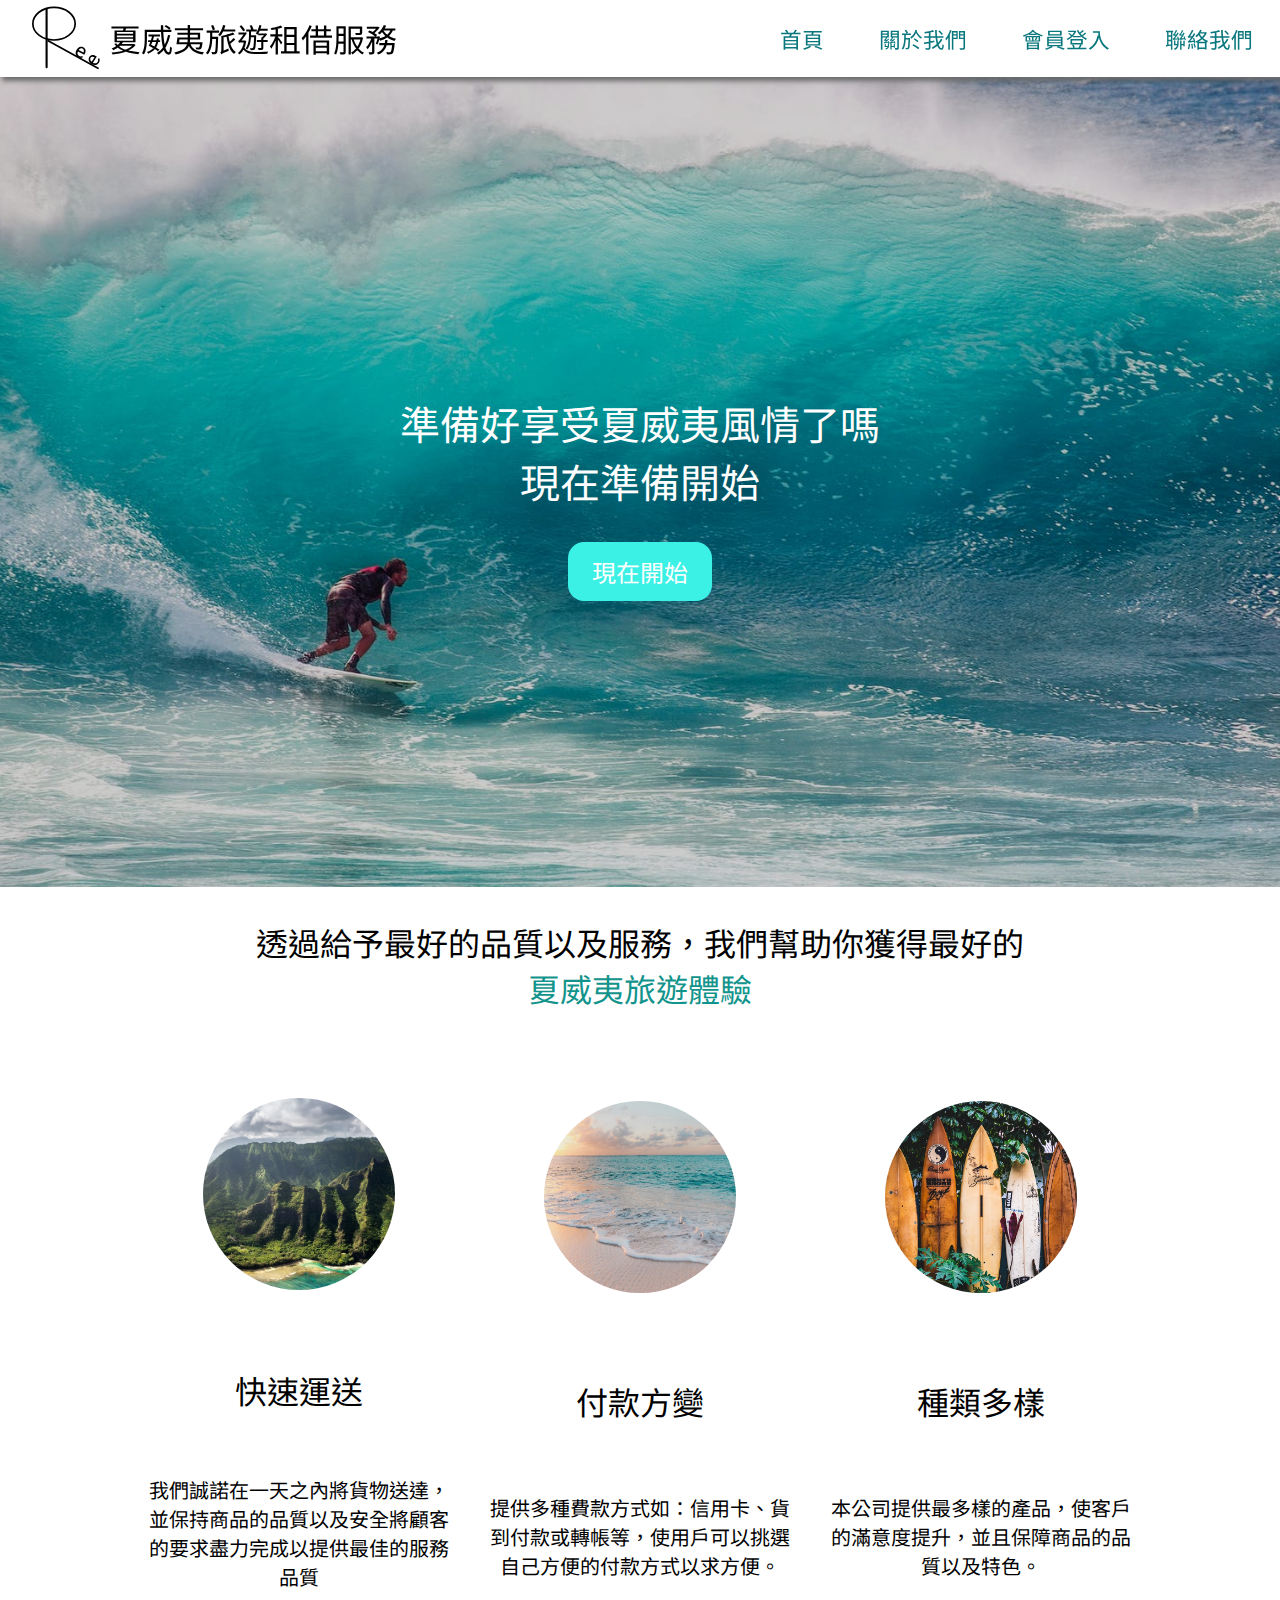
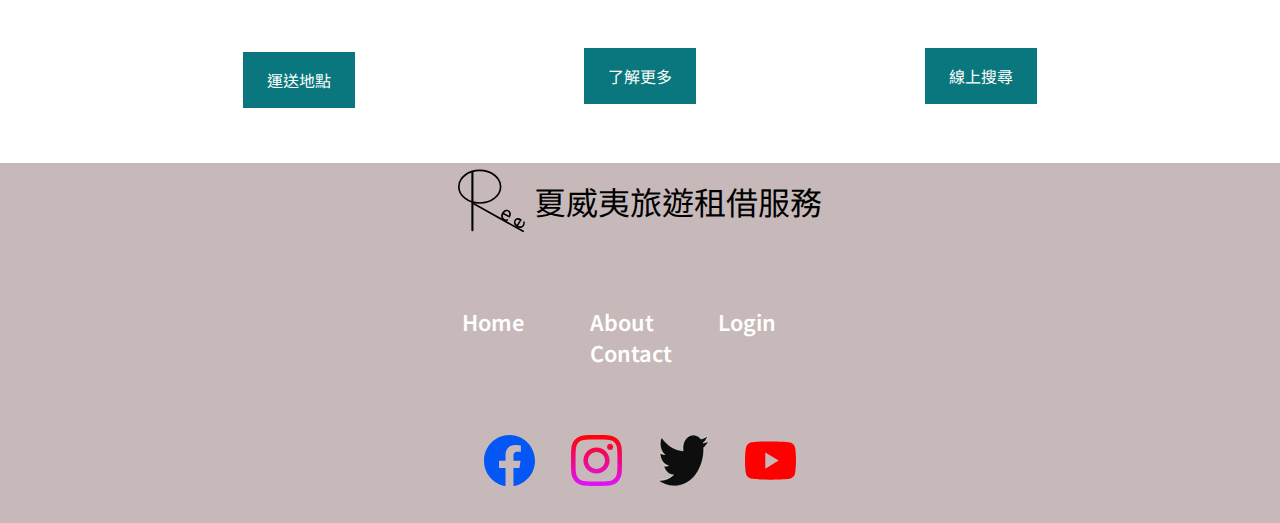
<file: 夏威夷project/index.html>
<!DOCTYPE html>
<html lang="zh">
<head>
    <meta charset="UTF-8">
    <meta http-equiv="X-UA-Compatible" content="IE=edge">
    <meta name="viewport" content="width=device-width, initial-scale=1.0">
    <meta name="author" content="Eric Chen"/>
    <meta name="description" content="我們提供夏威夷最快速且方便的服務，例如：衝浪板、車子、浮淺等"/>
    <meta name="robots" content="index,follow"/>
    <meta name="rating" content="General"/>
    <meta target="_self"/>
    <title>夏威夷旅遊租借服務 | 夏威夷最方便快速的旅遊出租網站</title>
    <link rel="stylesheet" href="./style/style.css"/>
    <link rel="shortcut icon" href=""/>
    <link rel="bookmark" href=""/>
    <link rel="preconnect" href="https://fonts.googleapis.com">
    <link rel="preconnect" href="https://fonts.gstatic.com" crossorigin>
    <link href="https://fonts.googleapis.com/css2?family=Noto+Sans+TC&display=swap" rel="stylesheet">
</head>
<body>
    <header>
        <div class="logo">
            <img src="./資源包1/Icons/black logo.svg" alt="logo"/>
            <h1>夏威夷旅遊租借服務</h1>
        </div>
        <nav>
            <ul>
                <li><a href="#">首頁</a></li>
                <li><a href="#">關於我們</a></li>
                <li><a href="#">會員登入</a></li>
                <li><a href="#">聯絡我們</a></li>
            </ul>
        </nav>
    </header>
    <!--img part-->
    <main>
    <section class="backimg">
        <div class="filter"></div>
        <h3>準備好享受夏威夷風情了嗎<br>現在準備開始</h3>
        <button class="start">現在開始</button>
    </section>
    <!--next page-->
    <section class="next">
        <h2>透過給予最好的品質以及服務，我們幫助你獲得最好的<br>
            <span style="color:#12948c">夏威夷旅遊體驗</span></h2>
        <section class="cards">
        <div class="card">
            <img src="./資源包1/Pictures/braden-jarvis-prSogOoFmkw-unsplash.jpg" alt="picture">
            <h4>快速運送</h4>
            <p>
                我們誠諾在一天之內將貨物送達，並保持商品的品質以及安全將顧客的要求盡力完成以提供最佳的服務品質
            </p>
            <a href="#">運送地點</a>
        </div>
        <div class="card">
            <img src="./資源包1/Pictures/sean-o-KMn4VEeEPR8-unsplash.jpg" alt="picture">
            <h4>付款方變</h4>
            <p>
                提供多種費款方式如：信用卡、貨到付款或轉帳等，使用戶可以挑選自己方便的付款方式以求方便。
            </p>
            <a href="#">了解更多</a>
        </div>
        <div class="card">
            <img src="./資源包1/Pictures/tatonomusic-FFCgotROOTY-unsplash.jpg" alt="picture">
            <h4>種類多樣</h4>
            <p>
                本公司提供最多樣的產品，使客戶的滿意度提升，並且保障商品的品質以及特色。
            </p>
            <a href="#">線上搜尋</a>
        </div>
    </section>
    </section>
    </main>
    <footer>
        <div class="logo">
            <img src="./資源包1/Icons/black logo.svg" alt="logo"/>
            <h1>夏威夷旅遊租借服務</h1>
        </div>
        <nav>
            <ul>
                <li><a href="#">Home</a></li>
                <li><a href="#">About</a></li>
                <li><a href="#">Login</a></li>
                <li><a href="#">Contact</a></li>
            </ul>
        </nav>
        <section class="links">
            <a href="#"><img src="./資源包1/Icons/facebook.svg"/></a>
            <a href="#"><img src="./資源包1/Icons/instagram.svg"/></a>
            <a href="#"><img src="./資源包1/Icons/twitter.svg"/></a>
            <a href="#"><img src="./資源包1/Icons/youtube.svg"/></a>
        </section>
    </footer>
</body>
</html>
</file>
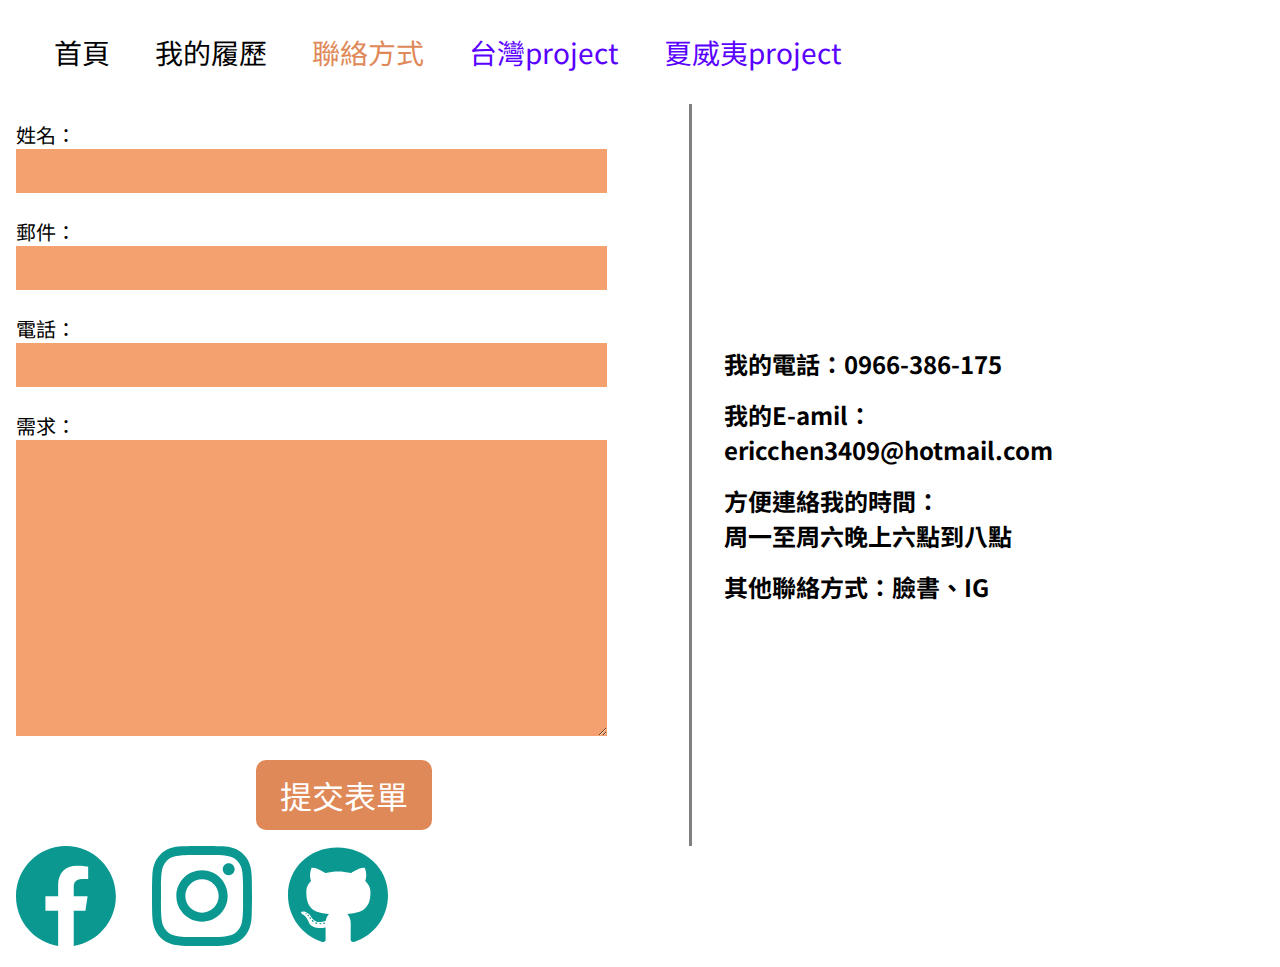
<file: contact.html>
<!DOCTYPE html>
<html lang="zh-Hant">
<head>
    <meta charset="UTF-8">
    <meta http-equiv="X-UA-Compatible" content="IE=edge">
    <meta name="viewport" content="width=device-width, initial-scale=1.0">
    <meta name="author" content="Eric Chen"/>
    <meta name="description" content="這是Eric Chen個人網站，來自於台灣的網頁前端開發產業"/>
    <meta name="robots" content="index,follow"/>
    <meta name="rating" content="General"/>
    <meta target="_self"/>
    <title>聯絡方式 | Eric網頁前端工程師</title>
    <link rel="stylesheet" href="./style/style.css"/>
    <link rel="shortcut icon" href=""/>
    <link rel="bookmark" href=""/>
    <link rel="preconnect" href="https://fonts.googleapis.com">
    <link href="https://fonts.googleapis.com/css2?family=Noto+Sans+TC&display=swap" rel="stylesheet">
</head>
<body>
    <header>
        <nav>
            <ul>
                <li><a href="index.html">首頁</a></li>
                <li><a href="./resume.html">我的履歷</a></li>
                <li><a class="active" href="#">聯絡方式</a></li>
                <li><a style="color:rgb(89, 0, 255)" href="./台灣project/index.html">台灣project</a></li>
                <li><a style="color:rgb(89, 0, 255)" href="./夏威夷project/index.html">夏威夷project</a></li>
            </ul>
        </nav>
    </header>
    <main>
        <section class="form">
            <form>
                <div>
                    <label for="name">姓名：</label>
                    <input type="text" name="name">
                </div>
                <br>
                <div>
                    <label for="email">郵件：</label>
                    <input type="email" name="email">
                </div>
                <br>
                <div>
                    <label for="phone">電話：</label>
                    <input type="text" name="phone">
                </div>
                <br>
                <div>
                    <label for="need">需求：</label>
                    <textarea name="need" id="beed" rows="10"></textarea>
                </div>
                <br>
                <button type="submit">提交表單</button>
            </form>
        </section>
        <div class="line"></div>
        <section class="content">
            <div class="content">
                <h2>我的電話：0966-386-175</h2>
                <h2>我的E-amil：<br>ericchen3409@hotmail.com</h2>
                <h2>方便連絡我的時間：<br>周一至周六晚上六點到八點</h2>
                <h2>其他聯絡方式：臉書、IG</h2>
            </div>
        </section>
    </main>
    <footer>
        <a href="#"><img src="./ICONS/facebook.svg" alt="facebook" title="facebook"></a>
        <a href="#"><img src="./ICONS/instagram.svg" alt="instagram" title="instagream"></a>
        <a href="#"><img src="./ICONS/github-brands 1.svg" alt="github" title="github"></a>
    </footer>
</body>
</html>
</file>
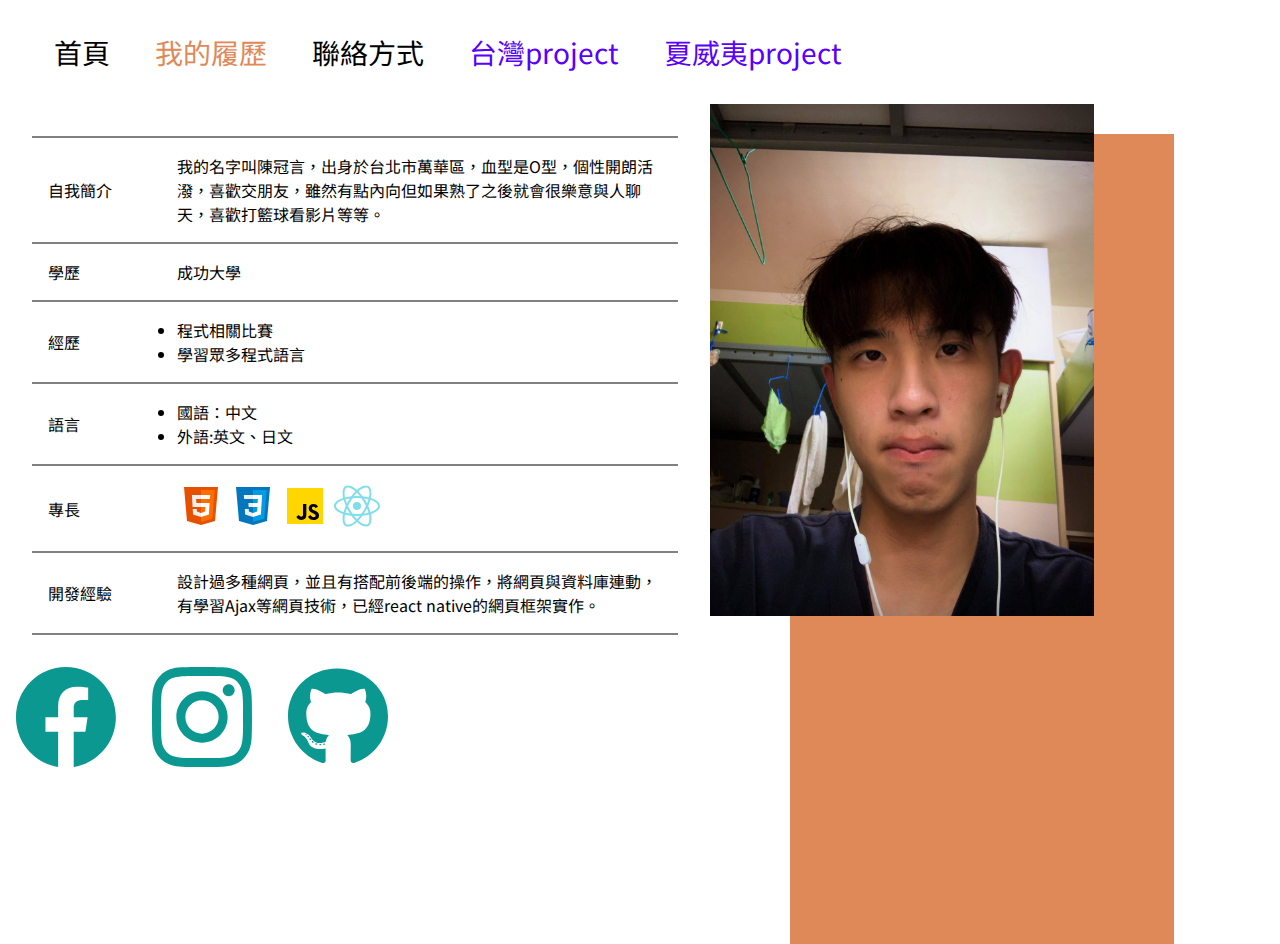
<file: resume.html>
<!DOCTYPE html>
<html lang="zh-Hant">
<head>
    <meta charset="UTF-8">
    <meta http-equiv="X-UA-Compatible" content="IE=edge">
    <meta name="viewport" content="width=device-width, initial-scale=1.0">
    <meta name="author" content="Eric Chen"/>
    <meta name="description" content="這是Eric Chen個人網站，來自於台灣的網頁前端開發產業"/>
    <meta name="robots" content="index,follow"/>
    <meta name="rating" content="General"/>
    <meta target="_self"/>
    <title>我的履歷 | Eric網頁前端工程師</title>
    <link rel="stylesheet" href="./style/style.css"/>
    <link rel="shortcut icon" href=""/>
    <link rel="bookmark" href=""/>
    <link rel="preconnect" href="https://fonts.googleapis.com">
    <link href="https://fonts.googleapis.com/css2?family=Noto+Sans+TC&display=swap" rel="stylesheet">
</head>
<body>
    <header>
        <nav>
            <ul>
                <li><a href="index.html">首頁</a></li>
                <li><a class="active" href="#">我的履歷</a></li>
                <li><a href="contact.html">聯絡方式</a></li>
                <li><a style="color:rgb(89, 0, 255)" href="./台灣project/index.html">台灣project</a></li>
                <li><a style="color:rgb(89, 0, 255)" href="./夏威夷project/index.html">夏威夷project</a></li>
            </ul>
        </nav>
    </header>
    <main>
        <section class="table">
            <table>
                <tr style="border-top: 2px solid gray;">
                    <td style="width: 20%;">自我簡介</td>
                    <td style="width: 80%;">
                        我的名字叫陳冠言，出身於台北市萬華區，血型是O型，個性開朗活潑，喜歡交朋友，雖然有點內向但如果熟了之後就會很樂意與人聊天，喜歡打籃球看影片等等。
                    </td>
                </tr>
                <tr>
                    <td>學歷</td>
                    <td>
                        成功大學
                    </td>
                </tr>
                <tr>
                    <td>經歷</td>
                    <td>
                        <ul>
                            <li>程式相關比賽</li>
                            <li>學習眾多程式語言</li>
                        </ul>
                    </td>
                </tr>
                <tr>
                    <td>語言</td>
                    <td>
                        <ul>
                            <li>國語：中文</li>
                            <li>外語:英文、日文</li>
                        </ul>
                    </td>
                </tr>
                <tr>
                    <td>專長</td>
                    <td>
                        <img src="./ICONS/icons8-html-5.svg" alt="html5" title="html5">
                        <img src="./ICONS/icons8-css3.svg" alt="css3" title="css3">
                        <img src="./ICONS/icons8-javascript.svg" alt="javascript" title="javascript">
                        <img src="./ICONS/icons8-react-native.svg" alt="react" title="react">
                    </td>
                </tr>
                <tr>
                    <td>開發經驗</td>
                    <td>
                        設計過多種網頁，並且有搭配前後端的操作，將網頁與資料庫連動，有學習Ajax等網頁技術，已經react native的網頁框架實作。
                    </td>
                </tr>
            </table>
        </section>
        <section class="picture">
            <img src="./01.jpg" alt="">
            <div class="orangeRect"></div>
        </section>
    </main>
    <footer>
        <a href="#"><img src="./ICONS/facebook.svg" alt="facebook" title="facebook"></a>
        <a href="#"><img src="./ICONS/instagram.svg" alt="instagram" title="instagream"></a>
        <a href="#"><img src="./ICONS/github-brands 1.svg" alt="github" title="github"></a>
    </footer>
</body>
</html>
</file>
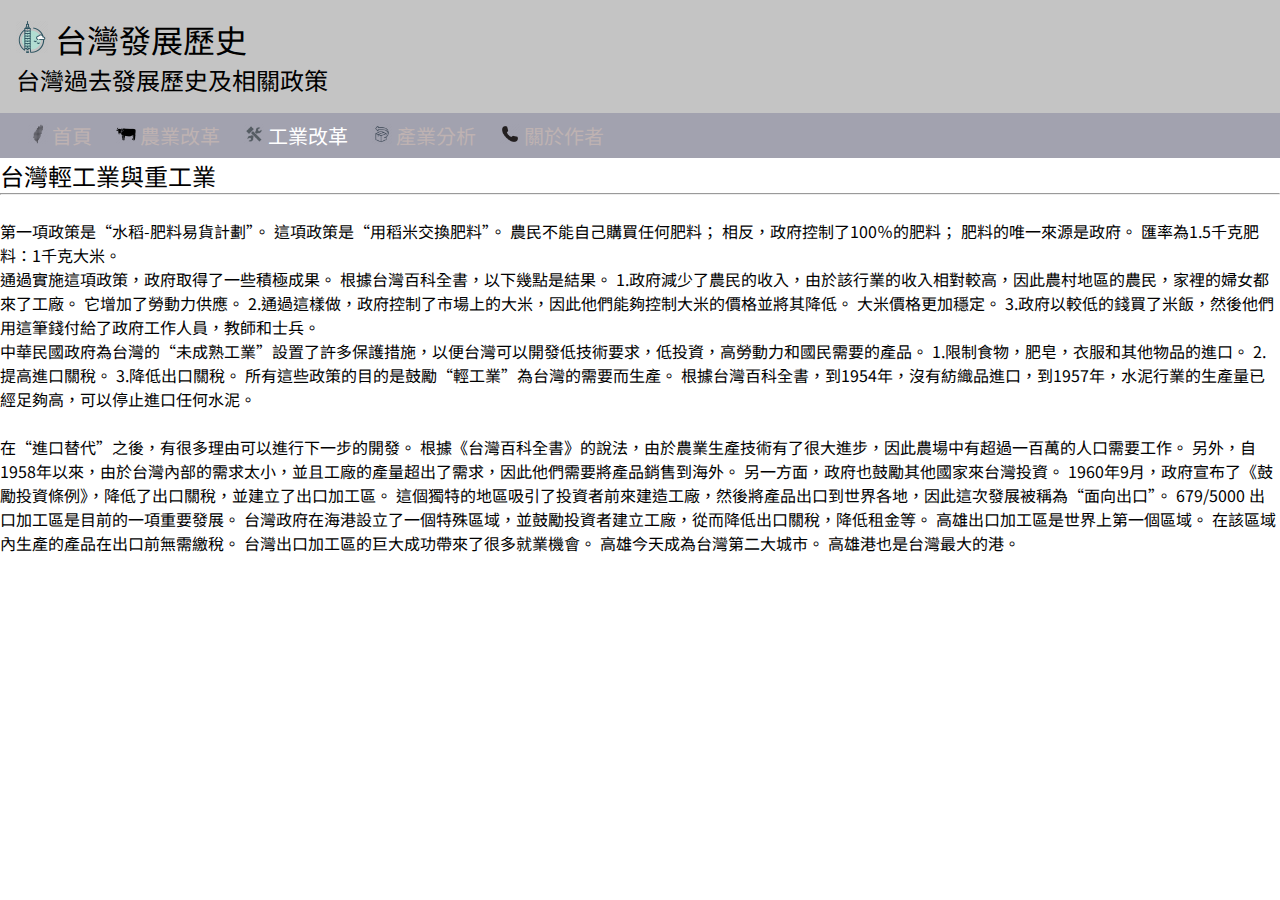
<file: 台灣project/industralization.html>
<!DOCTYPE html>
<html lang="zh">
  <head>
    <meta charset="UTF-8" />
    <meta name="viewport" content="width=device-width, initial-scale=1.0" />
    <base target="_self" />
    <title>工業改革 | 台灣發展歷史</title>
    <meta
      name="description"
      content="此網站展示台灣過去五十至七十年的發展歷史，以及促成其發展的相關政策"
    />
    <link
      href="https://fonts.googleapis.com/css2?family=Noto+Sans+TC&display=swap"
      rel="stylesheet"
    />
    <link rel="stylesheet" href="./style.css"/>
    <link rel="shortcut icon" href="./pic/taiwanIcon.png">
    <link rel="bookmark" href="./pic/taiwanIcon.png">
    <!--This part is the head icons of the page-->
    
  </head>

  <body>
    <main>
      <header>
        <h1 class="headertitle"><img class="pic tai" src="./pic/2911030.png"/> 台灣發展歷史</h1>
        <h5 class="headertext">台灣過去發展歷史及相關政策</h5>
      </header>

      <!--這裡是nav bar-->
      <nav>
        <ul>
            <li><a href="./index.html"><img class="pic taiwan" src="./pic/台灣島.png"> 首頁</a></li>
            <li><a href="./agriculture.html"><img class="pic cow" src="./pic/cow.png"> 農業改革</a></li>
            <li><a class="active" href="#"><img class="pic tool" src="./pic/tool.png"> 工業改革</a></li>
            <li><a href="./economy.html"><img class="pic product" src="./pic/product.png"> 產業分析</a></li>
            <lI><a href="./author.html"><img class="pic contact" src="./pic/contact.png"> 關於作者</a></li>
        </ul>
    </nav>

        <section>
          <h2>台灣輕工業與重工業</h2>
          <hr />
          <br />
          <p>
            第一項政策是“水稻-肥料易貨計劃”。 這項政策是“用稻米交換肥料”。
            農民不能自己購買任何肥料； 相反，政府控制了100％的肥料；
            肥料的唯一來源是政府。 匯率為1.5千克肥料：1千克大米。
          </p>
          <p>
            通過實施這項政策，政府取得了一些積極成果。
            根據台灣百科全書，以下幾點是結果。
            1.政府減少了農民的收入，由於該行業的收入相對較高，因此農村地區的農民，家裡的婦女都來了工廠。
            它增加了勞動力供應。
            2.通過這樣做，政府控制了市場上的大米，因此他們能夠控制大米的價格並將其降低。
            大米價格更加穩定。
            3.政府以較低的錢買了米飯，然後他們用這筆錢付給了政府工作人員，教師和士兵。
          </p>
          <div class="center">
            <p>
                中華民國政府為台灣的“未成熟工業”設置了許多保護措施，以便台灣可以開發低技術要求，低投資，高勞動力和國民需要的產品。
              1.限制食物，肥皂，衣服和其他物品的進口。 2.提高進口關稅。
              3.降低出口關稅。
              所有這些政策的目的是鼓勵“輕工業”為台灣的需要而生產。
              根據台灣百科全書，到1954年，沒有紡織品進口，到1957年，水泥行業的生產量已經足夠高，可以停止進口任何水泥。
            </p>
            <br>
            <p>
                在“進口替代”之後，有很多理由可以進行下一步的開發。
              根據《台灣百科全書》的說法，由於農業生產技術有了很大進步，因此農場中有超過一百萬的人口需要工作。
              另外，自1958年以來，由於台灣內部的需求太小，並且工廠的產量超出了需求，因此他們需要將產品銷售到海外。
              另一方面，政府也鼓勵其他國家來台灣投資。
              1960年9月，政府宣布了《鼓勵投資條例》，降低了出口關稅，並建立了出口加工區。
              這個獨特的地區吸引了投資者前來建造工廠，然後將產品出口到世界各地，因此這次發展被稱為“面向出口”。
              679/5000 出口加工區是目前的一項重要發展。
              台灣政府在海港設立了一個特殊區域，並鼓勵投資者建立工廠，從而降低出口關稅，降低租金等。
              高雄出口加工區是世界上第一個區域。
              在該區域內生產的產品在出口前無需繳稅。
              台灣出口加工區的巨大成功帶來了很多就業機會。
              高雄今天成為台灣第二大城市。 高雄港也是台灣最大的港。
            </p>
          </div>
        </section>
      </section>
    </main>
  </body>
</html>
</file>
<file: style/animation.css>
div.animation {
  width: 100%;
  height: 100vh;
  background-color: #e08958;
  position: fixed;
  top: 0;
  z-index: 10;
  display: -webkit-box;
  display: -ms-flexbox;
  display: flex;
  -webkit-box-pack: center;
      -ms-flex-pack: center;
          justify-content: center;
  -webkit-box-align: center;
      -ms-flex-align: center;
          align-items: center;
}

#first {
  stroke-dasharray: 476px;
  stroke-dashoffset: 476px;
  -webkit-animation: fadeInside 0.6s ease-in forwards;
          animation: fadeInside 0.6s ease-in forwards;
}

#second {
  stroke-dasharray: 217px;
  stroke-dashoffset: 217px;
  -webkit-animation: fadeInside 0.6s ease-in forwards 0.3s;
          animation: fadeInside 0.6s ease-in forwards 0.3s;
}

#third {
  stroke-dasharray: 233px;
  stroke-dashoffset: 233px;
  -webkit-animation: fadeInside 0.6s ease-in forwards 0.6s;
          animation: fadeInside 0.6s ease-in forwards 0.6s;
}

#fourth {
  stroke-dasharray: 337px;
  stroke-dashoffset: 337px;
  -webkit-animation: fadeInside 0.6s ease-in forwards 0.9s;
          animation: fadeInside 0.6s ease-in forwards 0.9s;
}

#fifth {
  stroke-dasharray: 437px;
  stroke-dashoffset: 437px;
  -webkit-animation: fadeInside 0.6s ease-in forwards 1.2s;
          animation: fadeInside 0.6s ease-in forwards 1.2s;
}

#sixth {
  stroke-dasharray: 415px;
  stroke-dashoffset: 415px;
  -webkit-animation: fadeInside 0.6s ease-in forwards 1.5s;
          animation: fadeInside 0.6s ease-in forwards 1.5s;
}

#seventh {
  stroke-dasharray: 379px;
  stroke-dashoffset: 379px;
  -webkit-animation: fadeInside 0.6s ease-in forwards 1.8s;
          animation: fadeInside 0.6s ease-in forwards 1.8s;
}

#eighth {
  stroke-dasharray: 360px;
  stroke-dashoffset: 360px;
  -webkit-animation: fadeInside 0.6s ease-in forwards 2.1s;
          animation: fadeInside 0.6s ease-in forwards 2.1s;
}

#nineth {
  stroke-dasharray: 1386px;
  stroke-dashoffset: 1386px;
  -webkit-animation: fadeInside 0.6s ease-in forwards;
          animation: fadeInside 0.6s ease-in forwards;
}

#tenth {
  stroke-dasharray: 1133px;
  stroke-dashoffset: 1133px;
  -webkit-animation: fadeInside 0.6s ease-in forwards 0.35s;
          animation: fadeInside 0.6s ease-in forwards 0.35s;
}

#twelfth {
  stroke-dasharray: 1174px;
  stroke-dashoffset: 1174px;
  -webkit-animation: fadeInside 0.6s ease-in forwards 0.7s;
          animation: fadeInside 0.6s ease-in forwards 0.7s;
}

#thirdteenth {
  stroke-dasharray: 1398px;
  stroke-dashoffset: 1398px;
  -webkit-animation: fadeInside 0.6s ease-in forwards 1.05s;
          animation: fadeInside 0.6s ease-in forwards 1.05s;
}

#forthteenth {
  stroke-dasharray: 606px;
  stroke-dashoffset: 606px;
  -webkit-animation: fadeInside 0.6s ease-in forwards 1.4s;
          animation: fadeInside 0.6s ease-in forwards 1.4s;
}

#fifthteenth {
  stroke-dasharray: 1284px;
  stroke-dashoffset: 1284px;
  -webkit-animation: fadeInside 0.6s ease-in forwards 1.75s;
          animation: fadeInside 0.6s ease-in forwards 1.75s;
}

#sixteenth {
  stroke-dasharray: 1210px;
  stroke-dashoffset: 1210px;
  -webkit-animation: fadeInside 0.6s ease-in forwards 2.1s;
          animation: fadeInside 0.6s ease-in forwards 2.1s;
}

svg {
  -webkit-animation: fill 1s ease-in forwards 2.1s;
          animation: fill 1s ease-in forwards 2.1s;
}

@-webkit-keyframes fadeInside {
  to {
    stroke-dashoffset: 0px;
  }
}

@keyframes fadeInside {
  to {
    stroke-dashoffset: 0px;
  }
}

@-webkit-keyframes fill {
  from {
    fill: transparent;
  }
  to {
    fill: white;
  }
}

@keyframes fill {
  from {
    fill: transparent;
  }
  to {
    fill: white;
  }
}
/*# sourceMappingURL=animation.css.map */
</file>
<file: style/style.css>
* {
  padding: 0;
  margin: 0;
  -webkit-box-sizing: border-box;
          box-sizing: border-box;
  font-family: 'Noto Sans TC', sans-serif;
}

body {
  position: relative;
}

.orange {
  position: absolute;
  top: -10vh;
  right: 0;
  z-index: -1;
  width: 55vw;
  height: 150vh;
}

header nav {
  width: 100%;
}

header nav ul {
  padding: 2rem;
  width: 70%;
  display: -webkit-box;
  display: -ms-flexbox;
  display: flex;
  list-style-type: none;
  -ms-flex-pack: distribute;
      justify-content: space-around;
}

header nav ul li {
  font-size: 1.75rem;
}

header nav ul li a {
  color: black;
  text-decoration: none;
}

main {
  display: -webkit-box;
  display: -ms-flexbox;
  display: flex;
}

main section.left {
  -webkit-box-flex: 3;
      -ms-flex: 3 1 500px;
          flex: 3 1 500px;
  padding: 2rem;
}

main section.left h1 {
  font-size: 4rem;
  color: #e08958;
}

main section.left p {
  font-size: 1.5em;
  padding: 1rem 0rem;
}

main section.right {
  -webkit-box-flex: 1;
      -ms-flex: 1 1 600px;
          flex: 1 1 600px;
  position: relative;
}

main section.right img {
  border-radius: 50%;
  width: 18vw;
  height: 18vw;
  position: absolute;
  top: 35vh;
  right: 18vw;
  -webkit-transform: translate(-50%);
          transform: translate(-50%);
}

main section.table {
  -webkit-box-flex: 3;
      -ms-flex: 3 1 500px;
          flex: 3 1 500px;
  padding: 2rem;
}

main section.table table {
  border-collapse: collapse;
}

main section.table table tr {
  border-bottom: 2px solid gray;
  -webkit-transition: all 0.2s ease;
  transition: all 0.2s ease;
}

main section.table table tr td {
  padding: 1rem;
}

main section.table table tr:hover {
  background-color: #f1b491;
}

main section.picture {
  -webkit-box-flex: 1;
      -ms-flex: 1 1 500px;
          flex: 1 1 500px;
  position: relative;
}

main section.picture div.orangeRect {
  width: 30vw;
  height: 90vh;
  background-color: #e08958;
  position: absolute;
  top: 30px;
  left: 80px;
  z-index: -1;
}

main section.picture img {
  width: 30vw;
}

main section.form {
  -webkit-box-flex: 1;
      -ms-flex: 1 1 600px;
          flex: 1 1 600px;
}

main section.form form {
  min-height: 70vh;
  display: -webkit-box;
  display: -ms-flexbox;
  display: flex;
  -webkit-box-orient: vertical;
  -webkit-box-direction: normal;
      -ms-flex-direction: column;
          flex-direction: column;
  -ms-flex-pack: distribute;
      justify-content: space-around;
  padding: 1rem;
}

main section.form form div label {
  font-size: 1.25rem;
  margin-right: 0.5rem;
}

main section.form form div input, main section.form form div textarea {
  background-color: #f5a06f;
  color: white;
  font-size: 1.2rem;
  padding: 0.5rem;
  border: none;
  width: 90%;
}

main section.form form div textarea {
  vertical-align: top;
}

main section.form form button {
  -ms-flex-item-align: center;
      -ms-grid-row-align: center;
      align-self: center;
  background-color: #e08958;
  color: white;
  border: none;
  cursor: pointer;
  padding: 0.75rem 1.5rem;
  font-size: 2rem;
  border-radius: 10px;
}

main div.line {
  background-color: gray;
  width: 3px;
}

main section.content {
  -webkit-box-flex: 1;
      -ms-flex: 1 1 500px;
          flex: 1 1 500px;
  display: -webkit-box;
  display: -ms-flexbox;
  display: flex;
  -webkit-box-align: center;
      -ms-flex-align: center;
          align-items: center;
  padding: 2rem;
}

main section.content div.content h2 {
  margin: 1rem 0rem;
}

footer a {
  padding: 1rem;
}

.active {
  color: #e08958;
}

@media screen and (max-width: 1100px) {
  .orange {
    opacity: 0.5;
  }
  header nav ul {
    width: 100%;
    -webkit-box-orient: vertical;
    -webkit-box-direction: normal;
        -ms-flex-direction: column;
            flex-direction: column;
  }
  header nav ul li {
    padding: 1rem 0rem;
    border-bottom: 2px solid gray;
  }
  main section.right {
    display: -webkit-box;
    display: -ms-flexbox;
    display: flex;
    -webkit-box-pack: center;
        -ms-flex-pack: center;
            justify-content: center;
    -webkit-box-align: center;
        -ms-flex-align: center;
            align-items: center;
    margin: 1rem;
  }
  main section.right img {
    position: static;
    -webkit-transform: none;
            transform: none;
    width: 50vw;
    height: 50vw;
  }
  main section.picture {
    display: -webkit-box;
    display: -ms-flexbox;
    display: flex;
    -webkit-box-pack: center;
        -ms-flex-pack: center;
            justify-content: center;
    -webkit-box-align: center;
        -ms-flex-align: center;
            align-items: center;
  }
  main section.picture img {
    width: 60vw;
  }
  main section.picture div.orangeRect {
    display: none;
  }
}
/*# sourceMappingURL=style.css.map */
</file>
<file: 夏威夷project/style/style.css>
@charset "UTF-8";
* {
  padding: 0;
  margin: 0;
  -webkit-box-sizing: border-box;
          box-sizing: border-box;
  font-family: 'Noto Sans TC', sans-serif;
}

h1, h2, h3, h4, h5, h6 {
  font-weight: normal;
}

header {
  display: -webkit-box;
  display: -ms-flexbox;
  display: flex;
  -webkit-box-align: center;
      -ms-flex-align: center;
          align-items: center;
  -ms-flex-wrap: wrap;
      flex-wrap: wrap;
  position: -webkit-sticky;
  position: sticky;
  top: 0;
  z-index: 5;
  background-color: white;
  -webkit-box-shadow: 3px 3px 5px 1px #6b6b6b;
          box-shadow: 3px 3px 5px 1px #6b6b6b;
}

header div.logo {
  display: -webkit-box;
  display: -ms-flexbox;
  display: flex;
  -webkit-box-align: center;
      -ms-flex-align: center;
          align-items: center;
  -webkit-box-flex: 5;
      -ms-flex: 5 1 400px;
          flex: 5 1 400px;
  margin-left: 2rem;
}

header div.logo img {
  width: 6vw;
  height: 6vw;
}

header nav {
  -webkit-box-flex: 2;
      -ms-flex: 2 1 400px;
          flex: 2 1 400px;
}

header nav ul {
  display: -webkit-box;
  display: -ms-flexbox;
  display: flex;
  list-style-type: none;
  -ms-flex-pack: distribute;
      justify-content: space-around;
}

header nav ul li a {
  color: #09777D;
  text-decoration: none;
  font-size: 1.35rem;
}

main section.backimg {
  min-height: 90vh;
  width: 100%;
  background-image: url(../資源包1/Pictures/pexels-photo-416676.jpeg);
  background-size: cover;
  background-position: center;
  position: relative;
  z-index: 0;
  display: -webkit-box;
  display: -ms-flexbox;
  display: flex;
  -webkit-box-pack: center;
      -ms-flex-pack: center;
          justify-content: center;
  -webkit-box-align: center;
      -ms-flex-align: center;
          align-items: center;
  -webkit-box-orient: vertical;
  -webkit-box-direction: normal;
      -ms-flex-direction: column;
          flex-direction: column;
  text-align: center;
}

main section.backimg h3 {
  font-size: 2.5rem;
  color: white;
  margin: 2rem 0rem;
}

main section.backimg button.start {
  background-color: #3bf0e5;
  padding: 0.75rem 1.5rem;
  font-size: 1.5rem;
  color: white;
  border: none;
  border-radius: 1rem;
  cursor: pointer;
}

main section.backimg div.filter {
  background-color: rgba(0, 0, 0, 0.2);
  width: 100%;
  min-height: 90vh;
  position: absolute;
  top: 0;
  z-index: -1;
}

main section.next {
  display: -webkit-box;
  display: -ms-flexbox;
  display: flex;
  -webkit-box-orient: vertical;
  -webkit-box-direction: normal;
      -ms-flex-direction: column;
          flex-direction: column;
  -webkit-box-align: center;
      -ms-flex-align: center;
          align-items: center;
  text-align: center;
}

main section.next h2 {
  font-size: 2rem;
  margin: 2rem 0rem;
}

main section.next section.cards {
  display: -webkit-box;
  display: -ms-flexbox;
  display: flex;
  width: 80%;
  min-height: 80vh;
}

main section.next section.cards div.card {
  display: -webkit-box;
  display: -ms-flexbox;
  display: flex;
  -webkit-box-orient: vertical;
  -webkit-box-direction: normal;
      -ms-flex-direction: column;
          flex-direction: column;
  -webkit-box-align: center;
      -ms-flex-align: center;
          align-items: center;
  -ms-flex-pack: distribute;
      justify-content: space-around;
  padding: 1rem;
  -webkit-box-flex: 1;
      -ms-flex: 1 1 300px;
          flex: 1 1 300px;
}

main section.next section.cards div.card img {
  margin: 1rem 0rem;
  width: 15vw;
  height: 15vw;
  border-radius: 50%;
}

main section.next section.cards div.card h4 {
  font-size: 2rem;
  margin: 1rem 0rem;
}

main section.next section.cards div.card p {
  font-size: 1.25rem;
}

main section.next section.cards div.card a {
  text-decoration: none;
  padding: 1rem 1.5rem;
  background-color: #09777D;
  color: white;
  margin: 1rem 0rem;
}

footer {
  display: -webkit-box;
  display: -ms-flexbox;
  display: flex;
  -webkit-box-orient: vertical;
  -webkit-box-direction: normal;
      -ms-flex-direction: column;
          flex-direction: column;
  -webkit-box-align: center;
      -ms-flex-align: center;
          align-items: center;
  min-height: 40vh;
  -webkit-box-pack: justify;
      -ms-flex-pack: justify;
          justify-content: space-between;
  background-color: #c7b9b9;
}

footer div.logo {
  display: -webkit-box;
  display: -ms-flexbox;
  display: flex;
  -webkit-box-align: center;
      -ms-flex-align: center;
          align-items: center;
}

footer div.logo img {
  width: 6vw;
  height: 6vw;
}

footer nav {
  width: 30%;
}

footer nav ul {
  display: -webkit-box;
  display: -ms-flexbox;
  display: flex;
  list-style-type: none;
  width: 100%;
  -ms-flex-pack: distribute;
      justify-content: space-around;
  -ms-flex-wrap: wrap;
      flex-wrap: wrap;
}

footer nav ul li {
  -ms-flex-preferred-size: 100px;
      flex-basis: 100px;
}

footer nav ul li a {
  color: white;
  font-weight: 600;
  text-decoration: none;
  font-size: 1.35rem;
}

footer section.links a {
  margin: 0rem 1rem;
}

footer section.links a img {
  width: 4vw;
  height: 4vw;
  margin-bottom: 2rem;
}

/* width */
::-webkit-scrollbar {
  width: 10px;
}

/* Track */
::-webkit-scrollbar-track {
  background: #f1f1f1;
}

/* Handle */
::-webkit-scrollbar-thumb {
  background: #888;
}

/* Handle on hover */
::-webkit-scrollbar-thumb:hover {
  background: #ae9fee;
}

@media screen and (max-width: 700px) {
  main section.next section.cards div.card {
    width: 40vw;
    height: 40vw;
  }
}

@media screen and (max-width: 550px) {
  header div.logo {
    margin-left: 0.5rem;
  }
  header div.logo img {
    width: 15vw;
    height: 15vw;
  }
  main section.next section.cards div.card {
    width: 50vw;
    height: 50vw;
  }
  footer div.logo {
    margin-left: 0.5rem;
  }
  footer div.logo img {
    width: 15vw;
    height: 15vw;
  }
  footer section.links {
    margin-top: 1rem;
  }
  footer section.links a img {
    width: 15vw;
    height: 15vw;
  }
}
/*# sourceMappingURL=style.css.map */
</file>
<file: 台灣project/style.css>
* {
    padding: 0;
    margin: 0;
    box-sizing: border-box;
    font-family: 'Noto Sans TC', sans-serif;
}
h1,h2,h3,h4,h5,h6{
    font-weight: normal;
}
header{
    background-color: #c4c4c4;
    width: 100%;
    padding: 1rem;
}
nav{
    background-color:#a2a2af;
    width: 100%;
}
nav ul{
    display: flex;
    padding-left: 1rem;
    list-style-type:none;
}
nav ul li{
    padding:0.5rem 0.75rem;
}
nav ul li a{
    color: rgb(190, 178, 178);
    text-decoration: none;
    font-size: 1.25rem;
    transition: all 0.25s ease;
}
.pic{
    width:1.25rem;
}
.headertext{
    font-size: 1.5rem;
}
.headertitle{
    font-size: 2rem;
}
.tai{
    width:2rem;
}
main{
    width:100%;
    display: flex;
    flex-wrap: wrap;
}
section.left,section.right{
    padding:1.5rem;
}
section.right h4{
    font-size: 1.2rem;
}
.active{
    color:white;
}
nav ul li a:hover{
    color:white;
}
section.left{
    flex: 4 1 550px;
}
section.right{
    display: flex;
    flex-direction: column;
    align-items: center;
    flex: 1 1 350px;
}
section.right p{
    margin:1rem 0rem;
}
#curve_chart{
    width:100%;
    height:80%;
}
@media screen and (max-width:636px) {
    nav ul{
        flex-direction: column;
    }
}
@media  screen and (max-width:550px) {
    #curve_chart{
        width:100%;
        height:35%;
    }
}
.group1{
    width:50rem;
    display:block; 
    margin:auto;
}
</file>
